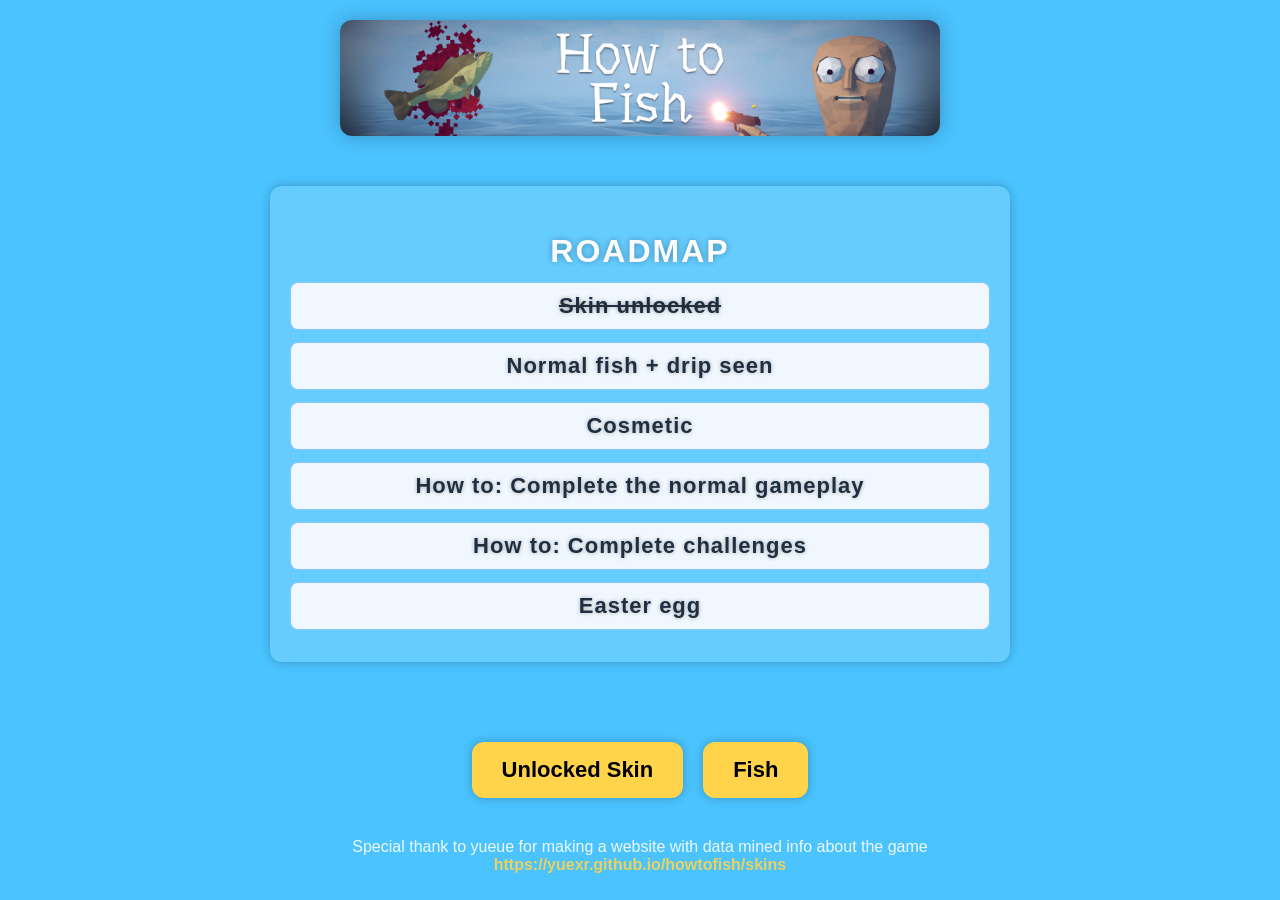
<file: index.html>
<!DOCTYPE html>
<html lang="en">
<head>
    <meta charset="UTF-8">
    <title>How To Fish — Homepage</title>
    <link rel="stylesheet" href="style.css">

    

</head>

<body>

    <!-- Bannière -->
    <img src="images/Baniere.png" alt="How To Fish Banner" class="banner">

    <!-- Roadmap -->
    <div class="roadmap">
        <h2 class="htf-text">ROADMAP</h2>

        <ul>
            <li><span class="htf-text"><s>Skin unlocked</s></span></li>
            <li><span class="htf-text">Normal fish + drip seen</span></li>
            <li><span class="htf-text">Cosmetic</span></li>
            <li><span class="htf-text">How to: Complete the normal gameplay</span></li>
            <li><span class="htf-text">How to: Complete challenges</span></li>
            <li><span class="htf-text">Easter egg</span></li>
        </ul>
    </div>

    <!-- Lien vers les autres pages -->
<div class="button-row">
    <a href="skin.html" class="btn">Unlocked Skin</a>
    <a href="fish.html" class="btn">Fish</a>
</div>



<footer class="credits">
    Special thank to yueue for making a website with data mined info about the game<br>
    <a href="https://yuexr.github.io/howtofish/skins" target="_blank">https://yuexr.github.io/howtofish/skins</a>
</footer>

</body>
</html>
</file>
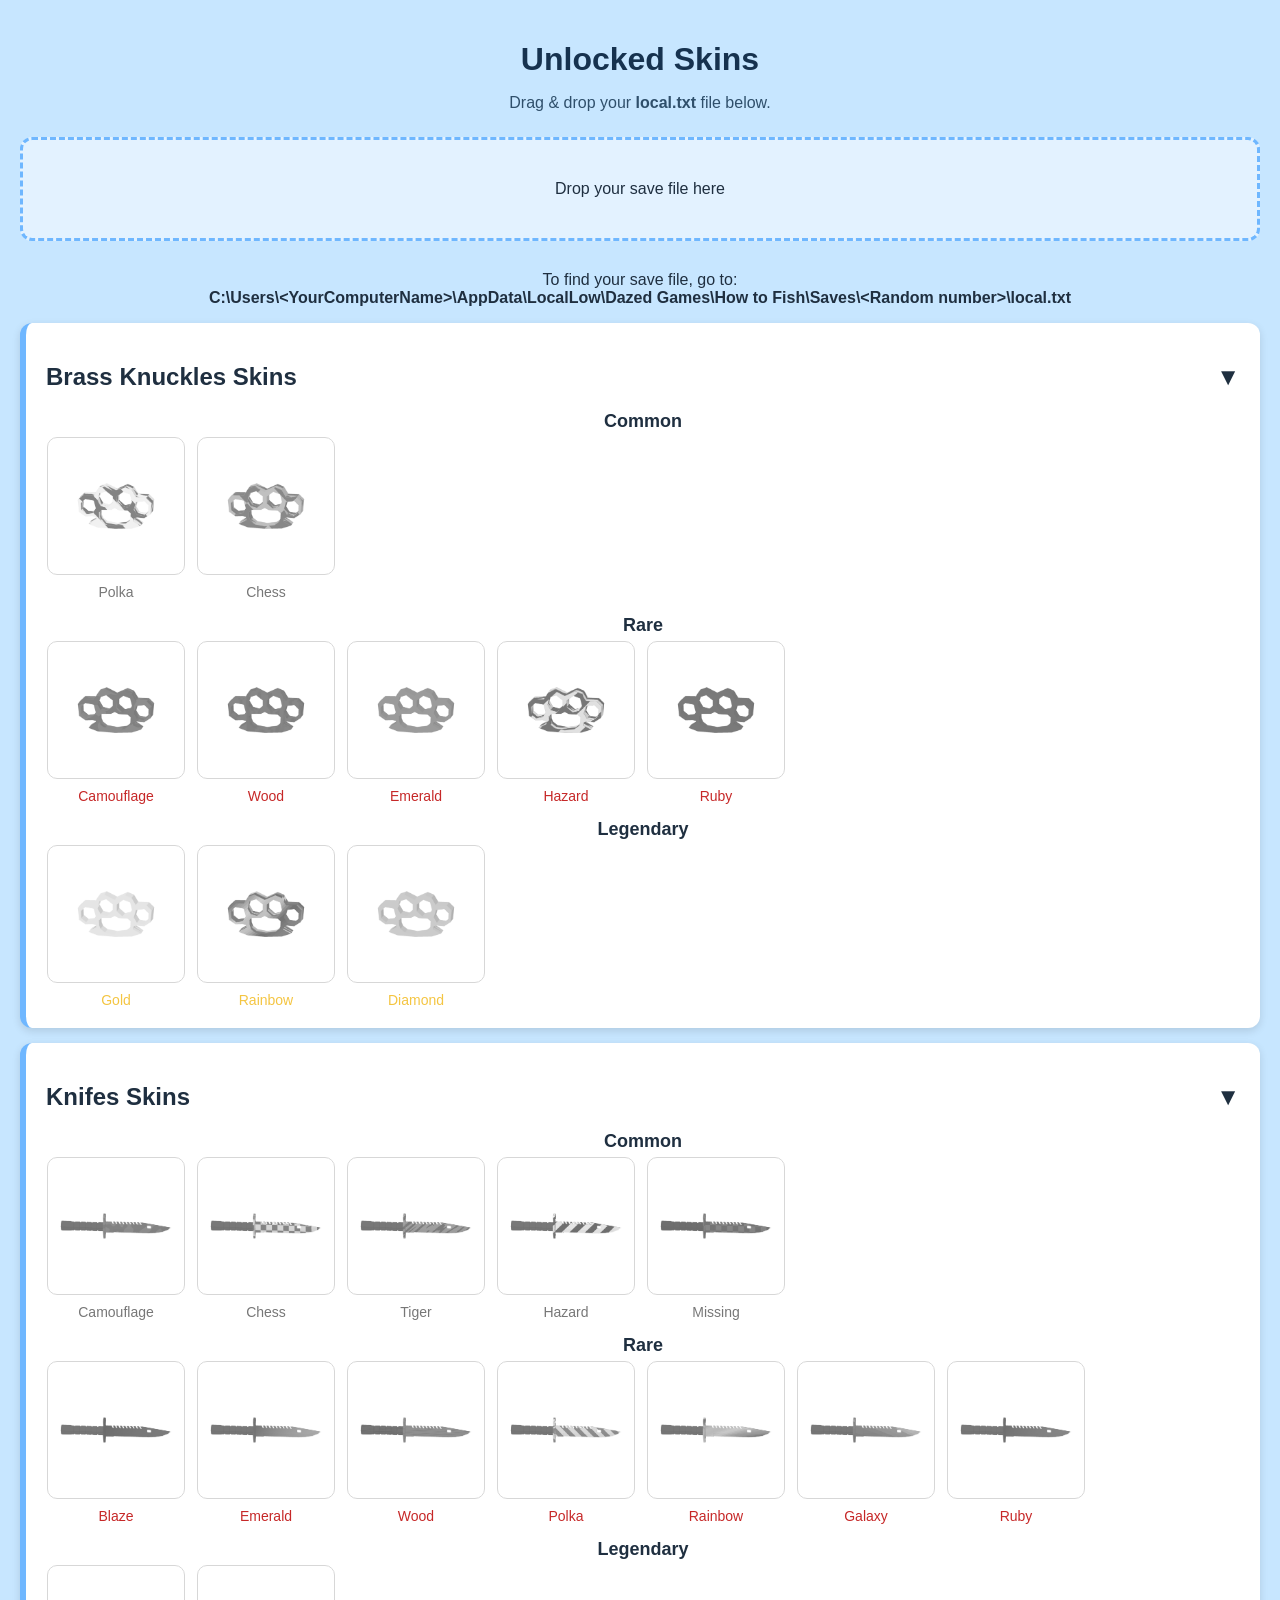
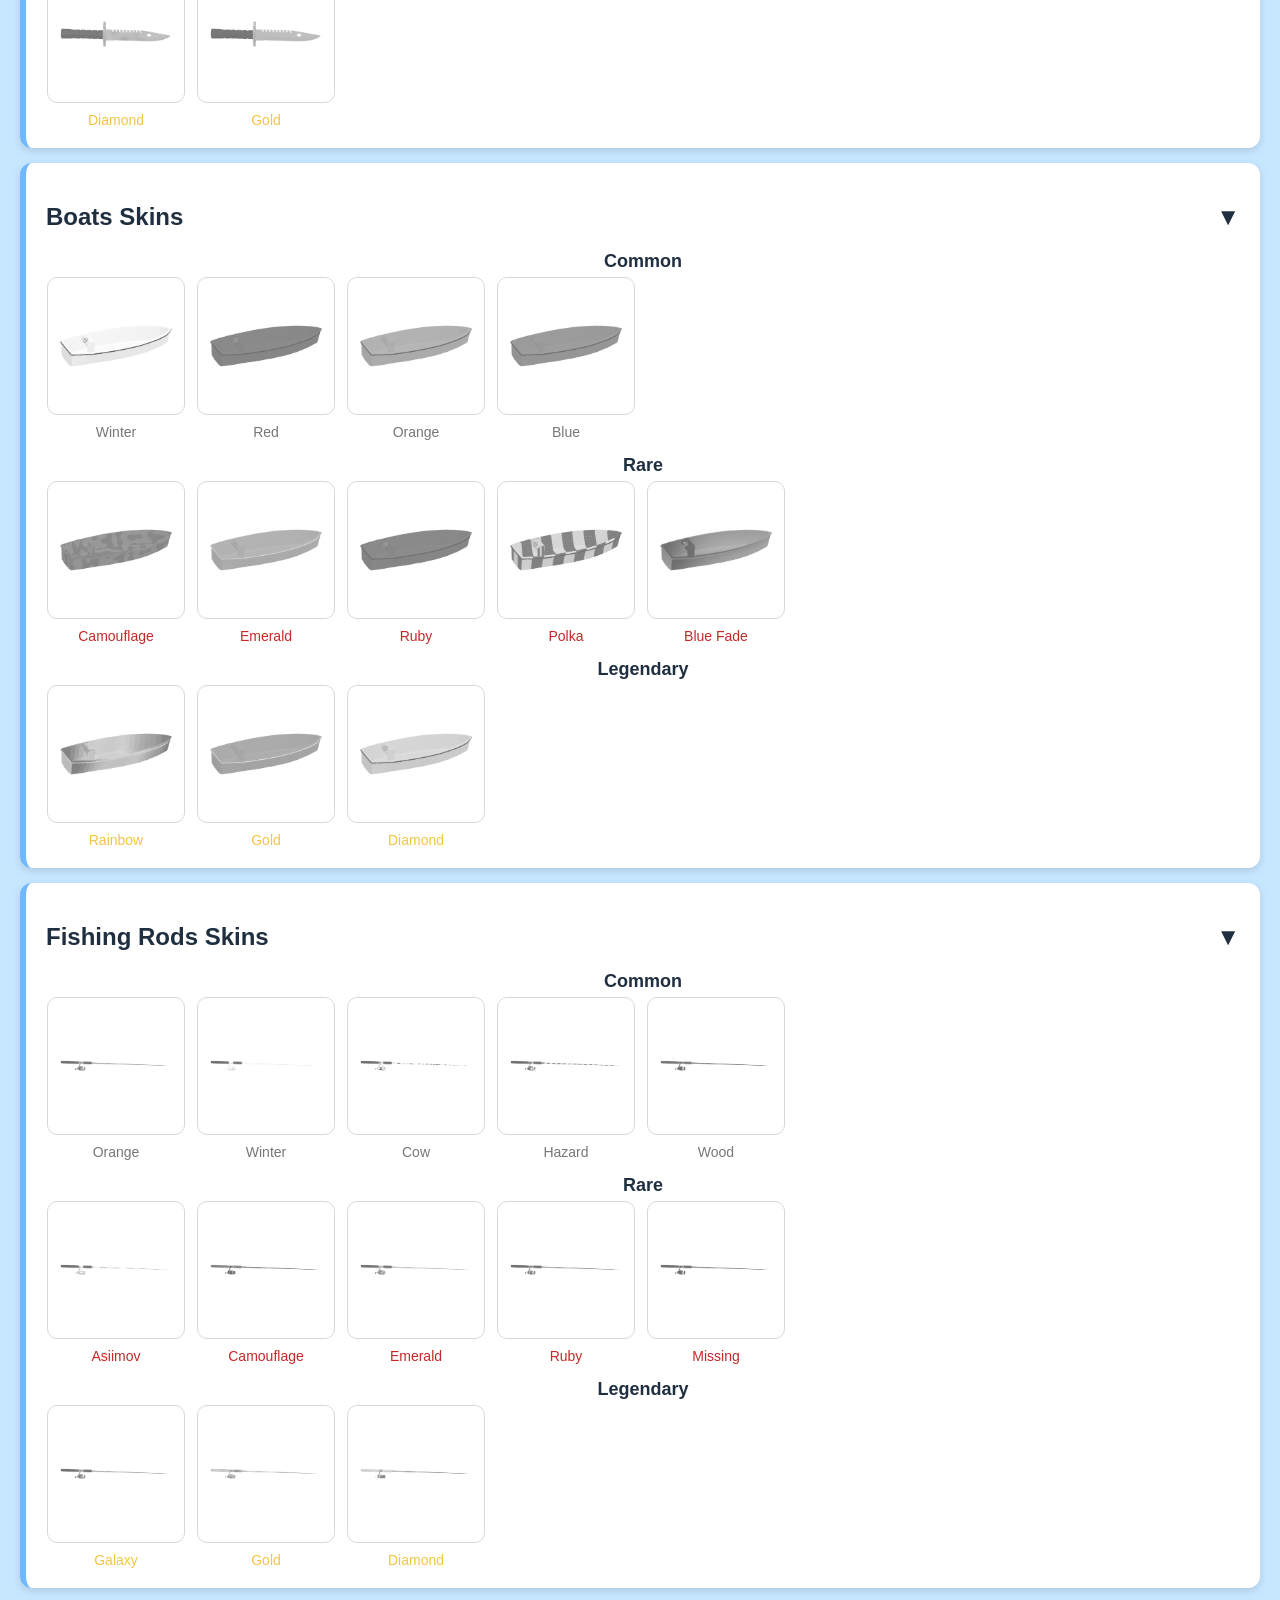
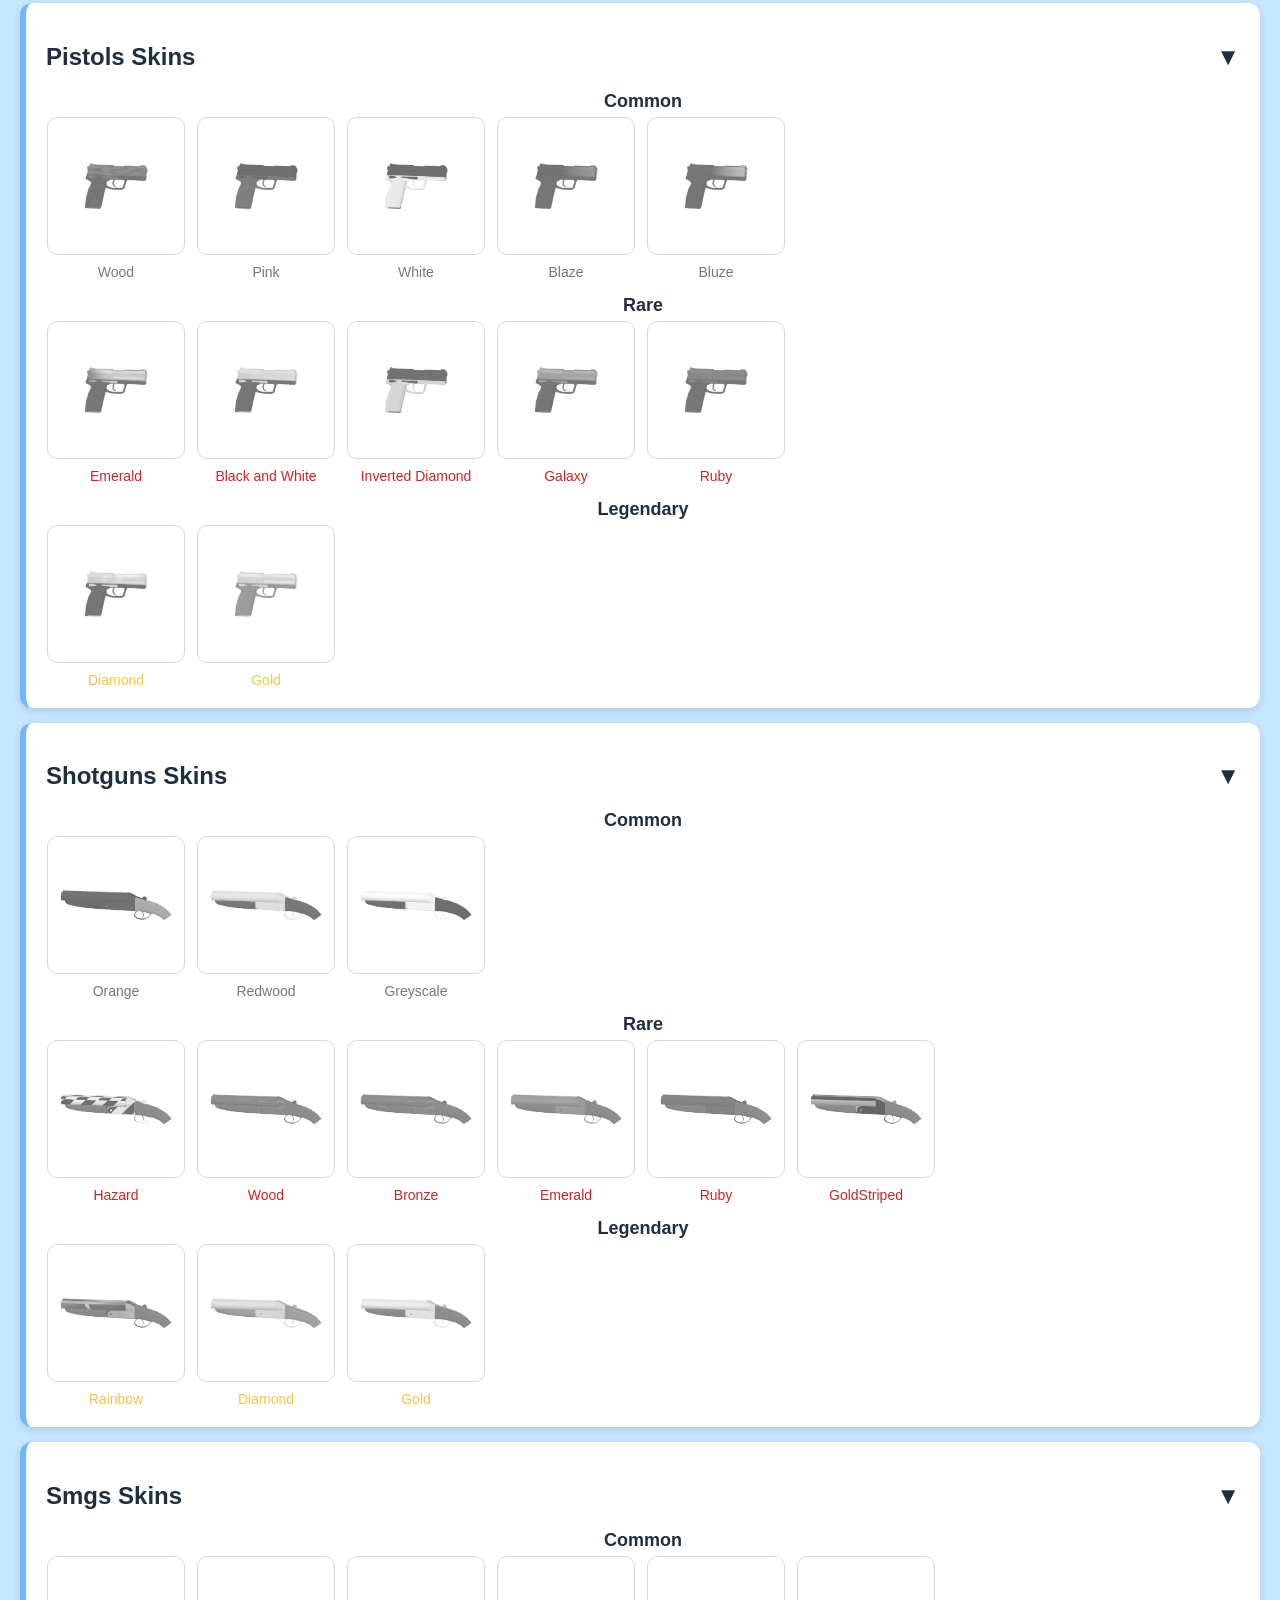
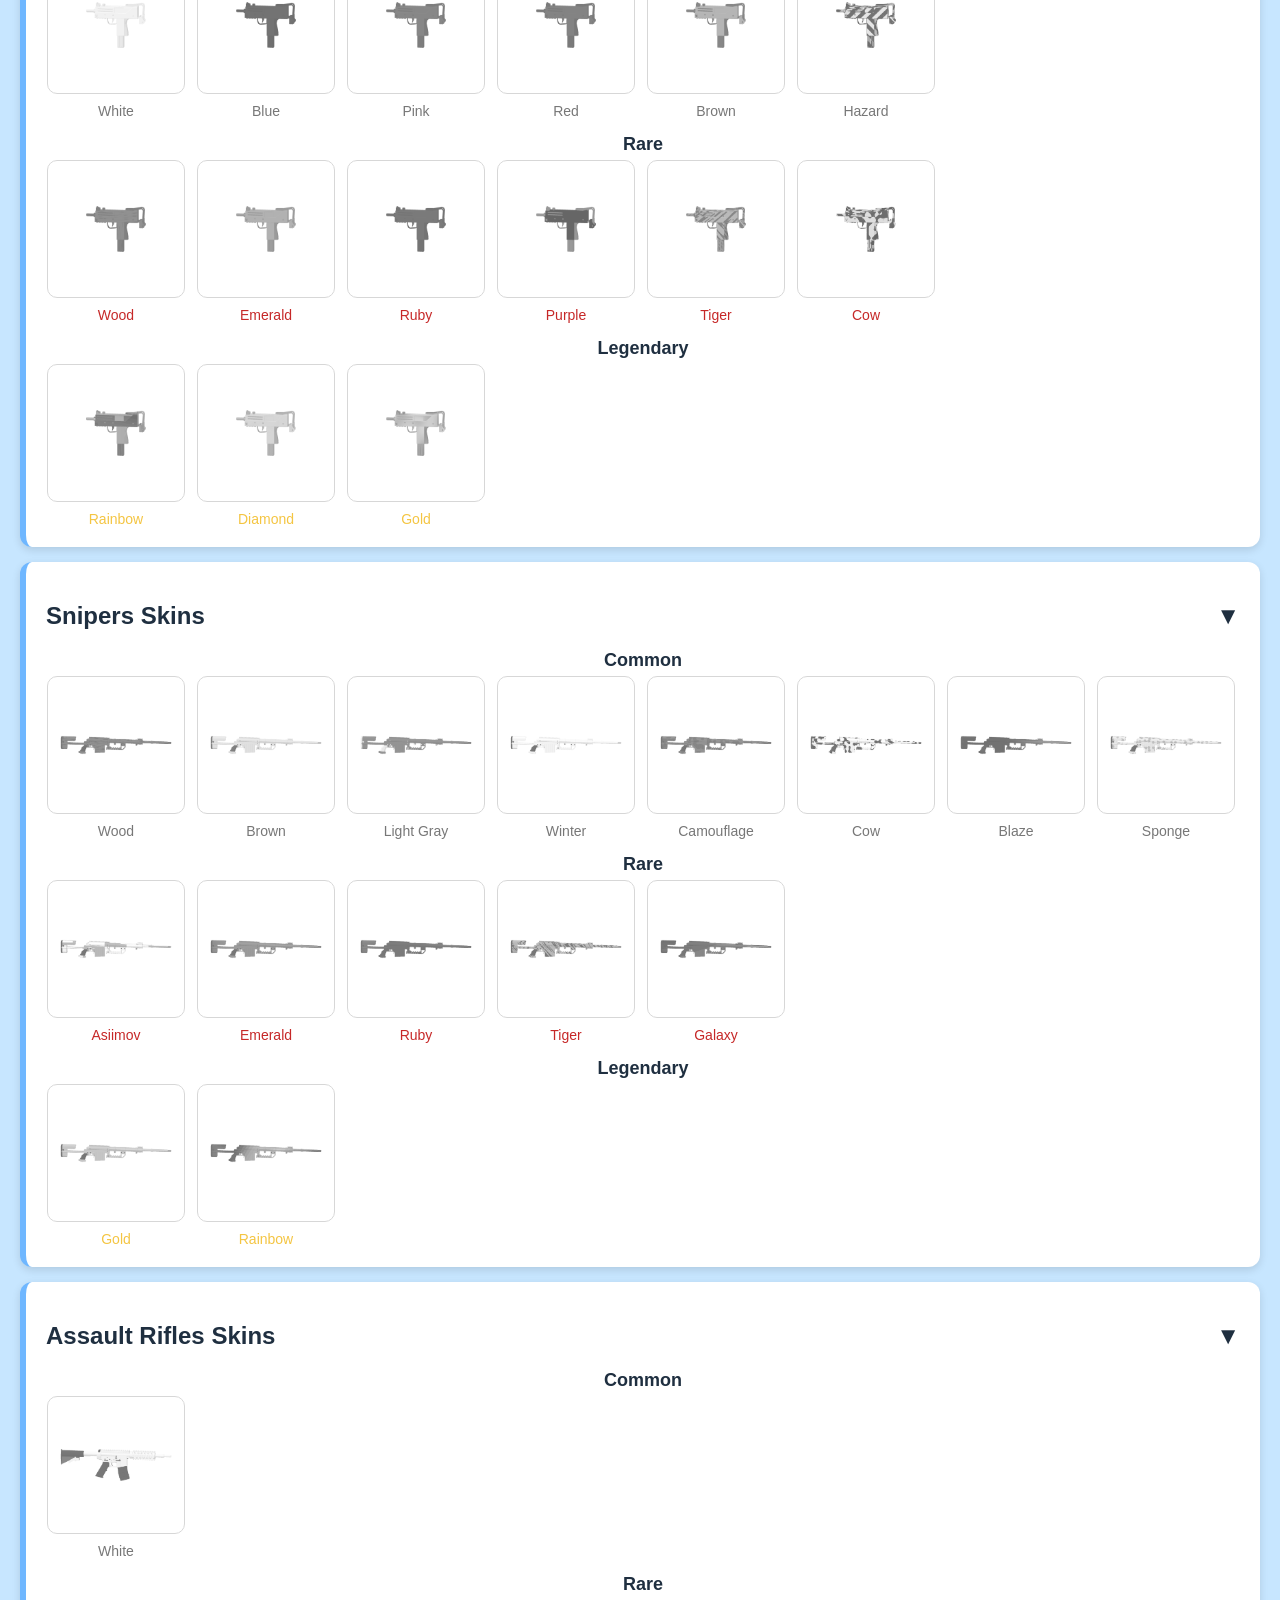
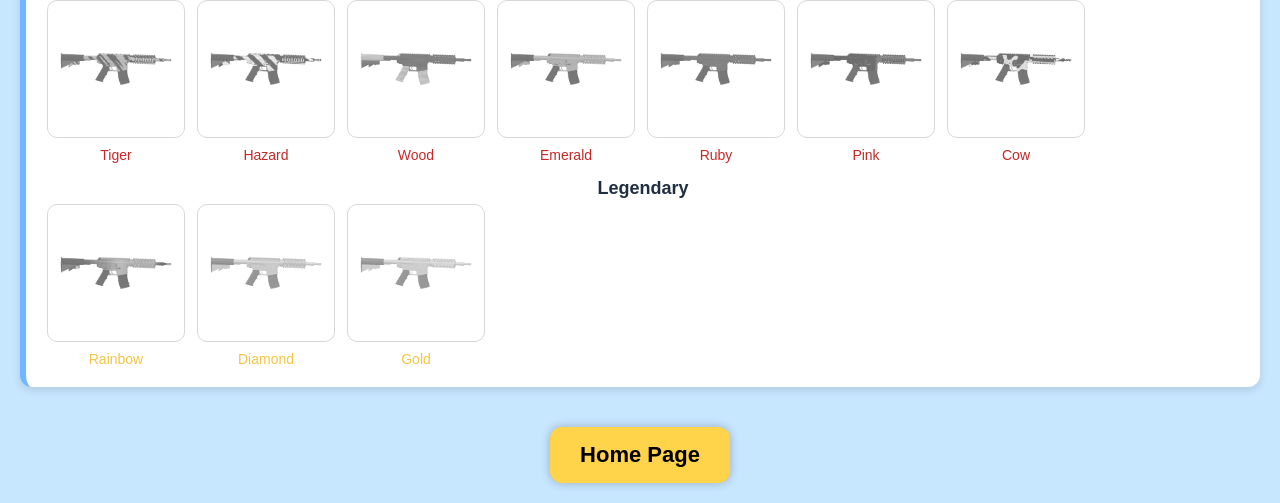
<file: skin.html>
<!DOCTYPE html>
<html lang="en">
<head>
    <meta charset="UTF-8">
    <title>Unlocked Skins</title>
    <link rel="stylesheet" href="style.css">
</head>
<body class="skin-page">

<h1>Unlocked Skins</h1>
<p class="subtitle">Drag & drop your <strong>local.txt</strong> file below.</p>

<div id="dropzone">Drop your save file here</div>

<p id="tutorial">
    To find your save file, go to:<br>
    <strong>C:\Users\&lt;YourComputerName&gt;\AppData\LocalLow\Dazed Games\How to Fish\Saves\&lt;Random number&gt;\local.txt</strong>
</p>


<div id="skins-container">

<div class="category" data-id="57">
<h2 class="category-title">
    Brass Knuckles Skins
    <span class="toggle-arrow">▼</span>
</h2>


    <h3 class="rarity-title">Common</h3>
    <div class="skin-grid" id="knuckles-common"></div>

    <h3 class="rarity-title">Rare</h3>
    <div class="skin-grid" id="knuckles-rare"></div>

    <h3 class="rarity-title">Legendary</h3>
    <div class="skin-grid" id="knuckles-legendary"></div>
</div>




<div class="category" data-id="63">
<h2 class="category-title">
    Knifes Skins
    <span class="toggle-arrow">▼</span>
</h2>

    <h3 class="rarity-title">Common</h3>
    <div class="skin-grid" id="knifes-common"></div>

    <h3 class="rarity-title">Rare</h3>
    <div class="skin-grid" id="knifes-rare"></div>

    <h3 class="rarity-title">Legendary</h3>
    <div class="skin-grid" id="knifes-legendary"></div>
</div>


<div class="category" data-id="boats">
    <h2 class="category-title">
    Boats Skins
    <span class="toggle-arrow">▼</span>
</h2>

    <h3 class="rarity-title">Common</h3>
    <div class="skin-grid" id="boats-common"></div>

    <h3 class="rarity-title">Rare</h3>
    <div class="skin-grid" id="boats-rare"></div>

    <h3 class="rarity-title">Legendary</h3>
    <div class="skin-grid" id="boats-legendary"></div>
</div>

    <div class="category" data-id="61">
        <h2 class="category-title">
    Fishing Rods Skins
    <span class="toggle-arrow">▼</span>
</h2>

    <h3 class="rarity-title">Common</h3>
    <div class="skin-grid" id="rods-common"></div>

    <h3 class="rarity-title">Rare</h3>
    <div class="skin-grid" id="rods-rare"></div>

    <h3 class="rarity-title">Legendary</h3>
    <div class="skin-grid" id="rods-legendary"></div>
</div>

    <div class="category" data-id="66">
        <h2 class="category-title">
    Pistols Skins
    <span class="toggle-arrow">▼</span>
</h2>

    <h3 class="rarity-title">Common</h3>
    <div class="skin-grid" id="pistols-common"></div>

    <h3 class="rarity-title">Rare</h3>
    <div class="skin-grid" id="pistols-rare"></div>

    <h3 class="rarity-title">Legendary</h3>
    <div class="skin-grid" id="pistols-legendary"></div>
</div>

    <div class="category" data-id="68">
        <h2 class="category-title">
    Shotguns Skins
    <span class="toggle-arrow">▼</span>
</h2>

    <h3 class="rarity-title">Common</h3>
    <div class="skin-grid" id="shots-common"></div>

    <h3 class="rarity-title">Rare</h3>
    <div class="skin-grid" id="shots-rare"></div>

    <h3 class="rarity-title">Legendary</h3>
    <div class="skin-grid" id="shots-legendary"></div>
</div>

    <div class="category" data-id="69">
        <h2 class="category-title">
    Smgs Skins
    <span class="toggle-arrow">▼</span>
</h2>

    <h3 class="rarity-title">Common</h3>
    <div class="skin-grid" id="smgs-common"></div>

    <h3 class="rarity-title">Rare</h3>
    <div class="skin-grid" id="smgs-rare"></div>

    <h3 class="rarity-title">Legendary</h3>
    <div class="skin-grid" id="smgs-legendary"></div>
</div>

    <div class="category" data-id="70">
        <h2 class="category-title">
    Snipers Skins
    <span class="toggle-arrow">▼</span>
</h2>

    <h3 class="rarity-title">Common</h3>
    <div class="skin-grid" id="snipers-common"></div>

    <h3 class="rarity-title">Rare</h3>
    <div class="skin-grid" id="snipers-rare"></div>

    <h3 class="rarity-title">Legendary</h3>
    <div class="skin-grid" id="snipers-legendary"></div>
</div>

    <div class="category" data-id="54">
        <h2 class="category-title">
    Assault Rifles Skins
    <span class="toggle-arrow">▼</span>
</h2>

    <h3 class="rarity-title">Common</h3>
    <div class="skin-grid" id="assaults-common"></div>

    <h3 class="rarity-title">Rare</h3>
    <div class="skin-grid" id="assaults-rare"></div>

    <h3 class="rarity-title">Legendary</h3>
    <div class="skin-grid" id="assaults-legendary"></div>
    </div>

</div>

<script src="script.js"></script>
</body>
</html>
<a href="index.html" class="btn">Home Page</a>
</file>
<file: style.css>
/* --------------------------------------------------
   GLOBAL (appliqué à toutes les pages)
-------------------------------------------------- */

body {
    background-color: #4ac3ff;
    font-family: 'Trebuchet MS', sans-serif;
    color: rgb(253, 252, 252);
    margin: 0;
    padding: 0;

    /* Centrage global */
    display: flex;
    flex-direction: column;
    align-items: center;
    text-align: center;
}

/* Bouton jaune */
.btn {
    display: inline-block;
    margin-top: 25px;
    padding: 15px 30px;
    background: #ffd34a;
    color: black;
    font-size: 22px;
    font-weight: 900;
    border-radius: 12px;
    text-decoration: none;
    box-shadow: 0px 0px 10px rgba(0,0,0,0.25);
    transition: 0.2s;
}

.btn:hover {
    background: #ffea7a;
    transform: scale(1.05);
}

/* --------------------------------------------------
   HOMEPAGE (index.html)
-------------------------------------------------- */

/* Bannière */
.banner {
    display: block;
    margin: 20px auto;
    max-width: 600px;
    width: 100%;
    border-radius: 12px;
    box-shadow: 0px 0px 20px rgba(0,0,0,0.25);
}

/* Roadmap */
.roadmap {
    background: rgba(255,255,255,0.15);
    width: 80%;
    max-width: 700px;
    padding: 20px;
    border-radius: 12px;
    box-shadow: 0px 0px 10px rgba(0,0,0,0.25);
    margin: 30px auto;
    text-align: center;
}

.roadmap h2 {
    font-size: 32px;
    margin-bottom: 10px;
    font-weight: 900;
    letter-spacing: 2px;
    text-shadow: 0px 0px 6px rgba(0,0,0,0.3);
}

.roadmap ul {
    list-style: none;
    padding: 0;
    font-size: 22px;
    margin: 0;
}

.roadmap li {
    margin: 12px 0;
}

.htf-text {
    font-weight: 900;
    letter-spacing: 1px;
    text-shadow: 0px 0px 4px rgba(0,0,0,0.3);
}

/* --------------------------------------------------
   SKIN VIEWER (skin.html)
-------------------------------------------------- */

/* Conteneur principal */
.page-wrapper {
    width: 100%;
    max-width: 900px;
    margin: 0 auto;
}

/* Titres */
h1 {
    text-align: center;
    margin-bottom: 10px;
    color: #16324f;
}

.subtitle {
    text-align: center;
    margin-bottom: 25px;
    color: #2f4f6b;
}

/* Zone de drop */
#dropzone {
    border: 3px dashed #6fb7ff;
    padding: 40px;
    text-align: center;
    background: #e3f2ff;
    border-radius: 12px;
    margin-bottom: 30px;
    transition: 0.2s;
    color: #1f2f40;
}

#dropzone:hover {
    background: #b4d9ff;
}

/* Catégories */
.category {
    background: #ffffff;
    padding: 20px;
    margin: 15px 0;
    border-radius: 12px;
    box-shadow: 0 3px 8px rgba(0,0,0,0.12);
    border-left: 6px solid #6fb7ff;
}

.category-title {
    display: flex;
    justify-content: space-between;
    align-items: center;
    cursor: pointer;
}

.toggle-arrow {
    transition: transform 0.2s ease;
}

.category.collapsed .toggle-arrow {
    transform: rotate(-90deg);
}

.category.collapsed .skin-grid,
.category.collapsed ul {
    display: none;
}

/* Liste interne */
ul {
    list-style: none;
    padding-left: 0;
}

li {
    background: #f0f7ff;
    padding: 10px;
    margin: 6px 0;
    border-radius: 8px;
    border: 1px solid #8cc6ff;
    color: #1f2f40;
}

/* Grille des skins */
.skin-grid {
    display: flex;
    flex-wrap: wrap;
    gap: 10px;
}

.skin-grid .skin {
    width: 140px;
    text-align: center;
}

/* Images des skins */
.skin-grid img {
    width: 120px;
    height: 120px;
    object-fit: contain;
    border-radius: 10px;
    background: white;
    padding: 8px;
    border: 1px solid #8cc6ff;
    filter: grayscale(100%);
    opacity: 0.6;
    transition: 0.3s;
}

.skin-grid img.unlocked {
    filter: none;
    opacity: 1;
}

/* Noms des skins */
.skin-name {
    margin-top: 5px;
    font-size: 14px;
    color: #1f2f40;
}

.skin-name.common {
    color: #777;
}

.skin-name.rare {
    color: #c62828;
}

.skin-name.legendary {
    color: #f4c542;
}

.rarity-title {
    margin-top: 15px;
    margin-bottom: 5px;
    font-size: 18px;
    color: #1f2f40;
}
.credits {
    margin-top: 40px;
    font-size: 16px;
    color: #ffffff;
    opacity: 0.9;
    text-align: center;
}

.credits a {
    color: #ffd34a;
    font-weight: bold;
    text-decoration: none;
}

.credits a:hover {
    text-decoration: underline;
}
.button-row {
    display: flex;
    gap: 20px;
    margin-top: 25px;
}

.fish-page {
    background-color: #c7e6ff; /* bleu pastel */
    color: #1f2f40; /* texte foncé */
    padding: 20px;
    display: block; /* IMPORTANT : enlève le centrage du homepage */
}

.skin-page {
    background-color: #c7e6ff; /* bleu pastel */
    color: #1f2f40; /* texte foncé */
    padding: 20px;
    display: block; /* IMPORTANT : enlève le centrage du homepage */
}
</file>
